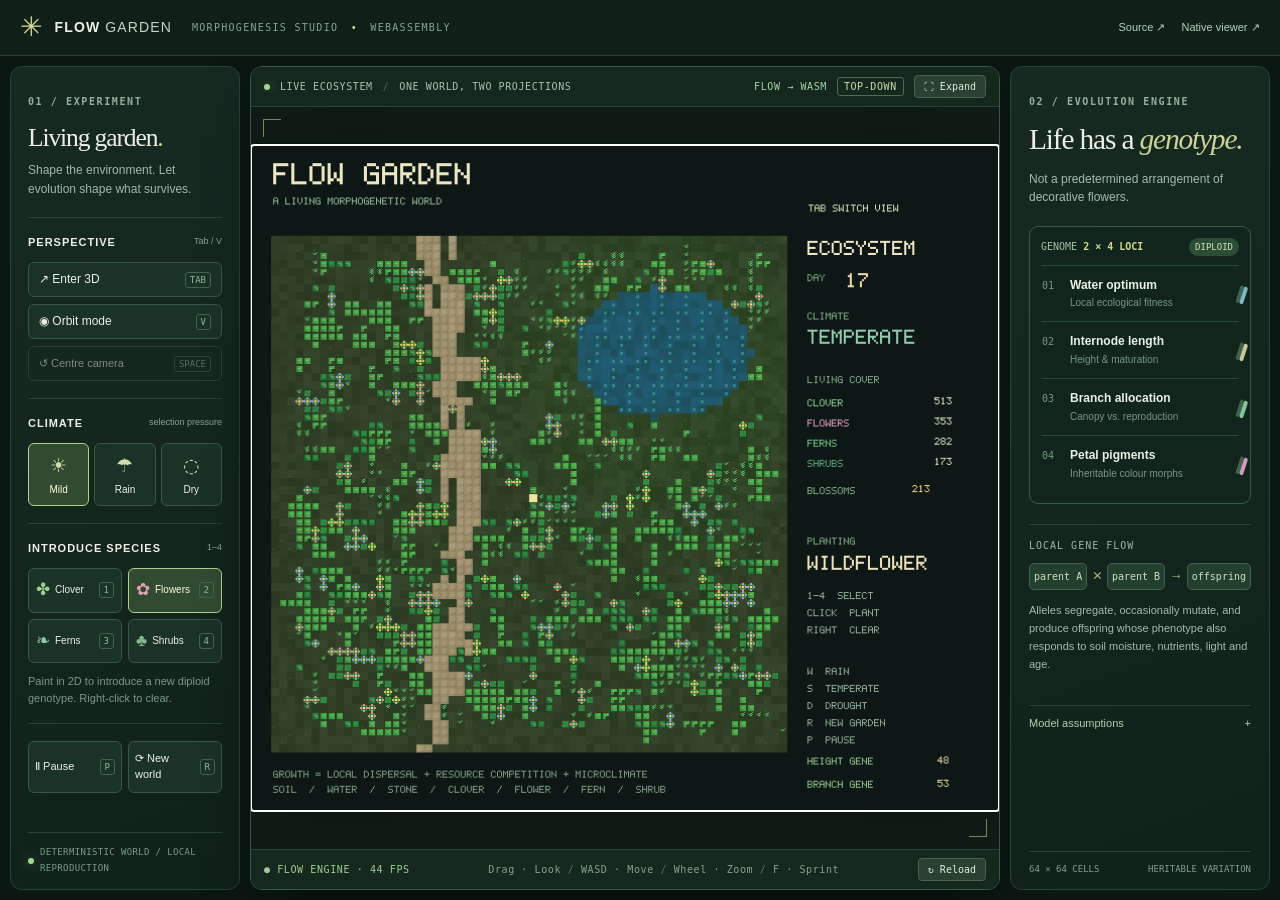
<file: index.html>
<!doctype html>
<html lang="en">
<head>
  <meta charset="utf-8">
  <meta name="viewport" content="width=device-width,initial-scale=1">
  <meta name="theme-color" content="#0b1713">
  <meta name="description" content="Flow Garden: a real-time genetic and morphogenetic ecosystem, simulated and rendered in Flow WebAssembly.">
  <title>Flow Garden · Living Evolution Lab</title>
  <link rel="stylesheet" href="./style.css">
  <script src="./site.js" defer></script>
<meta name="flow-commit" content="bffe6b01ddfa4855e45f4c8e16ed299dddd57001"></head>
<body>
<div class="app">
  <header class="topbar">
    <a class="brand" href="./" aria-label="Flow Garden home"><span class="brand-icon">✳</span><strong>FLOW <span>GARDEN</span></strong></a>
    <span class="edition">MORPHOGENESIS STUDIO <i>•</i> WEBASSEMBLY</span>
    <nav aria-label="Project">
      <a href="https://github.com/godofecht/flow-gun" target="_blank" rel="noopener">Source ↗</a>
      <a href="./garden/index.html?autostart=1" target="_blank" rel="noopener">Native viewer ↗</a>
    </nav>
  </header>
  <main class="workspace">
    <aside class="panel tools" aria-label="Garden controls">
      <div class="panel-heading"><span class="eyebrow">01 / EXPERIMENT</span><h1>Living garden<span class="accent">.</span></h1><p>Shape the environment. Let evolution shape what survives.</p></div>
      <section class="control-block">
        <h2>Perspective <small>Tab / V</small></h2>
        <div class="view-buttons">
          <button id="toggle-dimension" aria-pressed="false" type="button">↗ Enter 3D <kbd>TAB</kbd></button>
          <button id="camera-mode" aria-pressed="false" type="button">◉ Orbit mode <kbd>V</kbd></button>
        </div>
        <button class="subtle-button" id="camera-reset" type="button">↺ Centre camera <kbd>SPACE</kbd></button>
      </section>
      <section class="control-block">
        <h2>Climate <small>selection pressure</small></h2>
        <div class="choice-grid climate-buttons" role="group" aria-label="Weather">
          <button data-weather="0" aria-pressed="true" title="Normal rainfall" type="button"><span>☀</span> Mild</button>
          <button data-weather="1" aria-pressed="false" title="Heavy rainfall" type="button"><span>☂</span> Rain</button>
          <button data-weather="2" aria-pressed="false" title="Extended drought" type="button"><span>◌</span> Dry</button>
        </div>
      </section>
      <section class="control-block">
        <h2>Introduce species <small>1–4</small></h2>
        <div class="species-buttons" role="group" aria-label="Species to plant">
          <button data-species="1" type="button" aria-pressed="false"><span class="seed clover">✤</span>Clover <kbd>1</kbd></button>
          <button data-species="2" type="button" aria-pressed="true"><span class="seed flower">✿</span>Flowers <kbd>2</kbd></button>
          <button data-species="3" type="button" aria-pressed="false"><span class="seed fern">❧</span>Ferns <kbd>3</kbd></button>
          <button data-species="4" type="button" aria-pressed="false"><span class="seed shrub">♣</span>Shrubs <kbd>4</kbd></button>
        </div>
        <p class="tiny-note">Paint in 2D to introduce a new diploid genotype. Right-click to clear.</p>
      </section>
      <section class="control-block runtime-buttons">
        <div class="action-grid">
          <button id="pause" type="button" aria-pressed="false">Ⅱ Pause <kbd>P</kbd></button>
          <button id="reseed" type="button">⟳ New world <kbd>R</kbd></button>
        </div>
      </section>
      <div class="tools-bottom"><span class="live-indicator"></span> DETERMINISTIC WORLD / LOCAL REPRODUCTION</div>
    </aside>
    <section class="stage-panel" aria-label="Live Flow ecosystem">
      <div class="stage-header"><div class="stage-title"><span class="live-indicator"></span> LIVE ECOSYSTEM <span class="divider-dot">/</span> ONE WORLD, TWO PROJECTIONS</div><span class="wasm-mark">FLOW → WASM</span><span id="camera-state" class="camera-state">TOP-DOWN</span><button id="fullscreen" type="button" aria-label="Fullscreen garden">⛶ Expand</button></div>
      <div class="stage-screen" id="stage-screen">
        <iframe id="garden-frame" src="./garden/index.html?autostart=1" title="Flow WebAssembly Garden: 2D planting and interactive 3D exploration" loading="eager" allowfullscreen></iframe>
        <div id="engine-failure" class="engine-failure" role="alert" hidden>
          <div class="engine-failure-inner">
            <h3>Garden failed to start</h3>
            <p id="engine-error-message">The Flow WebAssembly runtime could not draw its first frame.</p>
            <button id="engine-retry" type="button">↻ Retry loading garden</button>
            <a href="./garden/index.html?autostart=1" target="_blank" rel="noopener">Open the viewer separately ↗</a>
          </div>
        </div>
        <div class="touch-pad" id="touch-pad" aria-label="Touch navigation">
          <button type="button" data-hold-key="KeyW" aria-label="Move forward">↑</button>
          <div class="touch-pad-row">
            <button type="button" data-hold-key="KeyA" aria-label="Move left">←</button>
            <button type="button" data-hold-key="KeyS" aria-label="Move backward">↓</button>
            <button type="button" data-hold-key="KeyD" aria-label="Move right">→</button>
          </div>
        </div>
        <div class="camera-touch" id="camera-touch" hidden aria-label="Camera look controls">
          <div class="camera-touch-title">LOOK</div>
          <button type="button" data-hold-key="ArrowUp" aria-label="Look up">↑</button>
          <div class="camera-touch-row">
            <button type="button" data-hold-key="ArrowLeft" aria-label="Turn left">←</button>
            <button type="button" data-hold-key="ArrowDown" aria-label="Look down">↓</button>
            <button type="button" data-hold-key="ArrowRight" aria-label="Turn right">→</button>
          </div>
          <div class="camera-zoom-row">
            <button id="zoom-in" type="button" data-hold-key="KeyQ" aria-label="Zoom camera in">＋</button>
            <button id="zoom-out" type="button" data-hold-key="KeyE" aria-label="Zoom camera out">－</button>
          </div>
        </div>
        <span class="canvas-corner top-left"></span><span class="canvas-corner bottom-right"></span>
      </div>
      <div class="mobile-actions"><button type="button" id="mobile-pause" aria-pressed="false">Ⅱ Pause</button><button type="button" id="mobile-reset">⟳ Reset</button><button type="button" id="mobile-center">◎ Centre</button><span>Move left · Look right</span></div>
      <div class="stage-footer"><span id="garden-runtime" class="runtime-status" role="status" aria-live="polite">○ LOADING FLOW ENGINE…</span><span>Drag · Look <i> / </i> WASD · Move <i> / </i> Wheel · Zoom <i> / </i> F · Sprint</span><button id="restart" type="button" title="Restart Flow WebAssembly process">↻ Reload</button></div>
    </section>
    <aside class="panel science" aria-label="Evolution and morphology">
      <div class="science-heading"><span class="eyebrow">02 / EVOLUTION ENGINE</span><h2>Life has a <em>genotype.</em></h2><p>Not a predetermined arrangement of decorative flowers.</p></div>
      <div class="dna-card" aria-label="Diploid genome of four quantitative loci">
        <div class="dna-title"><span>GENOME <strong>2 × 4 LOCI</strong></span><span class="tiny-pill">DIPLOID</span></div>
        <div class="locus"><div><b>01</b><strong>Water optimum</strong><small>Local ecological fitness</small></div><span class="locus-mark water"></span></div>
        <div class="locus"><div><b>02</b><strong>Internode length</strong><small>Height &amp; maturation</small></div><span class="locus-mark height"></span></div>
        <div class="locus"><div><b>03</b><strong>Branch allocation</strong><small>Canopy vs. reproduction</small></div><span class="locus-mark branch"></span></div>
        <div class="locus"><div><b>04</b><strong>Petal pigments</strong><small>Inheritable colour morphs</small></div><span class="locus-mark pigment"></span></div>
      </div>
      <div class="evolution-flow"><div class="flow-name">LOCAL GENE FLOW</div><div class="flow-diagram"><span>parent A</span><b>⨯</b><span>parent B</span><b>→</b><span>offspring</span></div><p>Alleles segregate, occasionally mutate, and produce offspring whose phenotype also responds to soil moisture, nutrients, light and age.</p></div>
      <details class="model-details"><summary>Model assumptions <span>+</span></summary><p>A small computational evo-devo model, not a molecular or botanically calibrated simulator. Four quantitative loci are independently assorted into haploid gametes, then paired into a diploid offspring. Conspecific neighbours may contribute pollen; otherwise selfing occurs. Mutation is stochastic and rare. Resource-dependent organ growth creates phenotypic plasticity.</p></details>
      <div class="science-bottom"><span>64 × 64 CELLS</span><span>HERITABLE VARIATION</span></div>
    </aside>
  </main>
  <footer class="mobile-help">Click the simulation to use keyboard controls · 2D planting / 3D exploration · <a href="https://github.com/godofecht/flow-gun">Source ↗</a></footer>
</div>
</body>
</html>
</file>
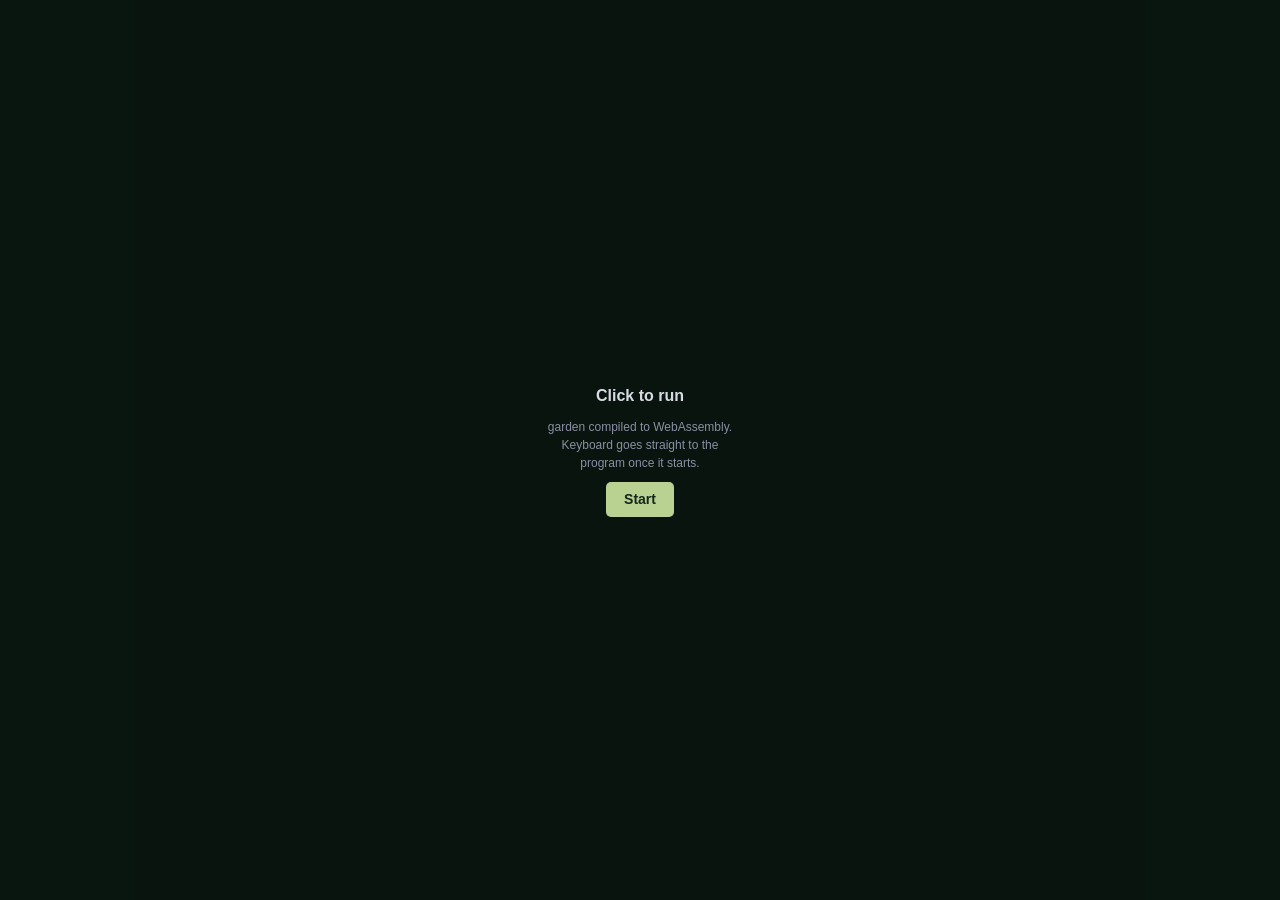
<file: garden/index.html>
<!DOCTYPE html>
<html lang="en">
<head>
<meta charset="utf-8">
<meta name="viewport" content="width=device-width, initial-scale=1">
<title>garden | Flow on WebAssembly</title>
<style>
:root { color-scheme: dark; }
* { box-sizing: border-box; }
body {
  margin: 0; padding: 0;
  background: #0c0d11; color: #d8dae4;
  font: 14px/1.55 ui-sans-serif, -apple-system, "Segoe UI", sans-serif;
  display: flex; flex-direction: column; min-height: 100vh;
}
header {
  padding: 10px 16px; border-bottom: 1px solid #1e2029;
  display: flex; gap: 12px; align-items: baseline; flex-wrap: wrap;
}
header h1 { font-size: 15px; margin: 0; font-weight: 600; letter-spacing: .01em; }
header .meta { color: #6d7183; font-size: 12px; }
header a { color: #7aa2f7; text-decoration: none; }
header a:hover { text-decoration: underline; }
main { flex: 1; display: flex; flex-direction: column; align-items: center;
       justify-content: center; padding: 16px; gap: 12px; }
.stage { position: relative; line-height: 0; max-width: 100%; }
canvas { display: block; background: #000; border: 1px solid #22252f;
         border-radius: 4px; image-rendering: pixelated;
         width: auto; height: auto;
         max-width: 100%; max-height: calc(100vh - 190px); }
.overlay {
  position: absolute; inset: 0; display: flex; flex-direction: column;
  align-items: center; justify-content: center; gap: 10px; cursor: pointer;
  background: rgba(9,10,14,.86); border-radius: 4px; line-height: 1.5;
}
.overlay strong { font-size: 16px; font-weight: 600; }
.overlay span { color: #8a8fa3; font-size: 12px; max-width: 30ch;
                text-align: center; }
.overlay.hidden { display: none; }
button {
  font: inherit; background: #7aa2f7; color: #0c0d11; border: 0;
  border-radius: 5px; padding: 7px 18px; cursor: pointer; font-weight: 600;
}
button:hover { background: #93b5ff; }
button:disabled { background: #2a2d38; color: #6d7183; cursor: default; }
.bar { display: flex; gap: 8px; align-items: center; flex-wrap: wrap;
       color: #6d7183; font-size: 12px; }
pre#out {
  width: min(880px, 100%); margin: 0; padding: 10px 12px; min-height: 3em;
  max-height: 40vh; overflow: auto; background: #08090c;
  border: 1px solid #1e2029; border-radius: 4px; color: #9ece6a;
  font: 12px/1.5 ui-monospace, SFMono-Regular, Menlo, monospace;
  white-space: pre-wrap; word-break: break-word;
}
pre#out:empty { display: none; }
.keys { color: #6d7183; font-size: 12px; text-align: center;
        max-width: 60ch; }
.err { color: #f7768e; }
/* Per-example note card (e.g. the tiny-pointers abstract-claim coverage map). */
details.coverage {
  width: min(880px, 100%); margin: 12px auto 0; padding: 10px 14px;
  background: #101219; border: 1px solid #1e2029; border-radius: 4px;
}
details.coverage summary {
  cursor: pointer; font-weight: 600; color: #d8dae4;
  font-size: 13px; user-select: none;
}
details.coverage summary:hover { color: #7aa2f7; }
details.coverage .note { color: #6d7183; font-size: 12px; margin: 8px 0 4px; }
details.coverage table { border-collapse: collapse; width: 100%; margin: 6px 0;
                         font-size: 12.5px; }
details.coverage th, details.coverage td { text-align: left; padding: 4px 8px;
  border-bottom: 1px solid #1a1c24; vertical-align: top; }
details.coverage th { color: #8a8fa3; font-weight: 600; white-space: nowrap; }
details.coverage a { color: #7aa2f7; text-decoration: none; }
details.coverage a:hover { text-decoration: underline; }
</style>
<link rel="stylesheet" href="../embed.css?v=visible-canvas-2"><script type="module" src="../garden-webgpu.js"></script></head>
<body>
<header>
  <h1>garden</h1>
  <span class="meta">Flow &rarr; C &rarr; WebAssembly &middot; gfx canvas backend</span>
  <span class="meta"><a href="/home/runner/work/flow-gun/flow-gun/src/garden.flow">source</a></span>
</header>


<main>
  <div class="stage">
    <canvas id="canvas" width="742" height="660"></canvas>
    <div class="overlay" id="overlay">
      <strong>Click to run</strong>
      <span>garden compiled to WebAssembly. Keyboard goes straight to the
      program once it starts.</span>
      <button id="start">Start</button>
    </div>
  </div>
  <div class="bar">
    <button id="stop" disabled>Stop</button>
    <span id="status">idle</span>
  </div>
  <div class="keys">Arrows or WASD move, Space acts, P pauses, R restarts, Esc quits.</div>
  <pre id="out"></pre>
</main>


<script src="garden.js"></script>
<script>
(function () {
  var overlay = document.getElementById('overlay');
  var startBtn = document.getElementById('start');
  var stopBtn = document.getElementById('stop');
  var status = document.getElementById('status');
  var out = document.getElementById('out');
  var started = false;

  function log(text, isErr) {
    var line = document.createElement('span');
    if (isErr) { line.className = 'err'; }
    line.textContent = text + '\n';
    out.appendChild(line);
    out.scrollTop = out.scrollHeight;
  }

  window.flowGfxOnStart = function (title, w, h) { status.textContent = 'running ' + w + 'x' + h; };
  window.flowGfxOnExit = function (frames) {
    status.textContent = 'finished after ' + frames + ' frames';
    stopBtn.disabled = true;
  };

  function boot() {
    if (started) { return; }
    started = true;
    overlay.classList.add('hidden');
    status.textContent = 'loading module...';
    window.focus();
    createFlowModule({
      print: function (t) { log(t, false); },
      printErr: function (t) { log(t, true); },
      canvas: document.getElementById('canvas')
    }).then(function (mod) {
      stopBtn.disabled = false;
      status.textContent = 'running';
      try { mod.callMain([]); } catch (e) {
        if (!(e && e.name === 'ExitStatus')) { log('' + e, true); }
      }
    }).catch(function (e) {
      status.textContent = 'failed to load';
      log('' + e, true);
    });
  }

  overlay.addEventListener('click', boot);
  startBtn.addEventListener('click', function (e) { e.stopPropagation(); boot(); });
  stopBtn.addEventListener('click', function () {
    if (window.flowGfxStop) { window.flowGfxStop(); }
    status.textContent = 'stopping...';
  });
  // The gallery loads these pages in an iframe; autostart on request.
  if (location.search.indexOf('autostart=1') >= 0) { boot(); }
  document.addEventListener('click', function () { window.focus(); });
})();
</script>

</body>
</html>
</file>
<file: style.css>
:root{color-scheme:dark;--bg:#0b1713;--panel:#12231d;--panel2:#192e25;--line:#294337;--muted:#87a293;--ink:#ebf0e5;--accent:#d3d68c;--green:#76bc89}
*{box-sizing:border-box}html,body{margin:0;width:100%;min-height:100%;background:var(--bg)}body{color:var(--ink);font:14px/1.45 ui-sans-serif,-apple-system,BlinkMacSystemFont,"Segoe UI",sans-serif}button,a{-webkit-tap-highlight-color:transparent}button{font:inherit;color:inherit;cursor:pointer}a{color:inherit;text-decoration:none}button:focus-visible,a:focus-visible,summary:focus-visible{outline:2px solid #bad891;outline-offset:3px}button:disabled{opacity:.45;cursor:progress}
.app{height:100dvh;min-height:520px;display:grid;grid-template-rows:56px minmax(0,1fr);overflow:hidden}.topbar{display:flex;align-items:center;gap:20px;padding:0 clamp(12px,1.6vw,30px);border-bottom:1px solid var(--line);background:#102019}.brand{display:flex;align-items:center;gap:10px;white-space:nowrap;font-size:14px;letter-spacing:.08em}.brand strong{font-weight:850}.brand strong span{font-weight:450;color:#c1d6c2}.brand-icon{font-family:Georgia,serif;color:var(--accent);font-size:27px;line-height:1}.edition{font:10px ui-monospace,SFMono-Regular,Menlo,monospace;color:var(--muted);letter-spacing:.13em;white-space:nowrap}.edition i{color:var(--accent);font-style:normal;padding:0 5px}.topbar nav{margin-left:auto;display:flex;align-items:center;gap:16px;font-size:11px;color:#b8d0bb}.topbar a:hover{color:var(--accent)}
.workspace{display:grid;grid-template-columns:minmax(198px,230px) minmax(0,1fr) minmax(214px,260px);gap:10px;padding:10px;min-height:0;overflow:hidden}.panel{background:linear-gradient(160deg,#172a22,#102119);border:1px solid var(--line);border-radius:12px;min-width:0;overflow:auto;scrollbar-width:thin;scrollbar-color:#4c715a transparent}.tools{display:flex;flex-direction:column;padding:20px 17px 13px}.panel-heading{padding:3px 0 18px}.eyebrow{color:#93b19b;letter-spacing:.16em;font:700 10px ui-monospace,monospace}.panel-heading h1{font:500 clamp(24px,2vw,33px)/1.08 Georgia,serif;letter-spacing:-.045em;margin:14px 0 9px}.accent{color:var(--accent)}.panel-heading p{font-size:12px;line-height:1.6;color:#9eb9a5;margin:0}.control-block{border-top:1px solid var(--line);padding:17px 0}.control-block h2{font-size:11px;text-transform:uppercase;letter-spacing:.09em;font-weight:750;margin:0 0 11px;display:flex;justify-content:space-between;gap:6px}.control-block h2 small{font-size:9px;color:#85a68e;font-weight:450;letter-spacing:0;text-transform:none}
.view-buttons,.species-buttons{display:grid;gap:7px}.view-buttons button,.species-buttons button,.subtle-button,.action-grid button,.climate-buttons button{min-width:0;min-height:35px;border:1px solid #375845;background:#1b3227;border-radius:6px;display:flex;align-items:center;justify-content:space-between;gap:9px;padding:7px 10px;text-align:left;font-size:12px;transition:background .15s,border-color .15s}.view-buttons button:hover,.species-buttons button:hover,.subtle-button:hover,.action-grid button:hover,.climate-buttons button:hover{background:#2b4b34;border-color:#77a87a}.view-buttons button[aria-pressed=true],.species-buttons button[aria-pressed=true],.climate-buttons button[aria-pressed=true],.action-grid button[aria-pressed=true]{border-color:#b2cf8b;background:#314a32;color:#fbf9d9}.subtle-button{width:100%;margin-top:7px;background:transparent;font-size:11px}.view-buttons button:disabled,.subtle-button:disabled{opacity:.5;cursor:wait}kbd{font:9px ui-monospace,monospace;letter-spacing:0;color:#92b79c;border:1px solid #42644d;border-radius:3px;padding:2px 4px}.choice-grid{display:grid;grid-template-columns:repeat(3,minmax(0,1fr));gap:5px}.climate-buttons button{justify-content:center;flex-direction:column;gap:3px;padding:8px 1px;font-size:10px}.climate-buttons button span{font-size:19px;color:#cdddac}.species-buttons{grid-template-columns:repeat(2,minmax(0,1fr));gap:6px}.species-buttons button{justify-content:flex-start;gap:5px;padding:9px 7px;font-size:10px}.species-buttons button kbd{margin-left:auto;font-size:9px}.seed{font-size:17px}.clover{color:#9bcf8c}.flower{color:#e3a1b6}.fern{color:#93c9a8}.shrub{color:#83b98d}.tiny-note{font:11px/1.5 ui-sans-serif,sans-serif;color:#789889;margin:10px 0 0}.action-grid{display:grid;grid-template-columns:1fr 1fr;gap:6px}.action-grid button{font-size:11px;padding:9px 6px}.tools-bottom{margin-top:auto;padding-top:12px;border-top:1px solid var(--line);font:9px/1.7 ui-monospace,monospace;letter-spacing:.04em;color:#799d88;display:flex;align-items:center;gap:6px}.live-indicator{display:inline-block;flex:0 0 auto;width:6px;height:6px;border-radius:50%;background:#9ddb8c;box-shadow:0 0 12px #9ddb8c88}
.stage-panel{display:grid;grid-template-rows:40px minmax(0,1fr) 40px;min-height:0;min-width:0;border:1px solid #395847;background:#0b130f;border-radius:12px;overflow:hidden;box-shadow:0 14px 50px #0005}.stage-header,.stage-footer{display:flex;align-items:center;gap:10px;padding:0 13px;background:#16271e;font:10px ui-monospace,SFMono-Regular,monospace;letter-spacing:.06em;color:#a4c5ae}.stage-header{border-bottom:1px solid var(--line)}.stage-title{display:flex;align-items:center;gap:10px;white-space:nowrap;overflow:hidden;text-overflow:ellipsis}.divider-dot{color:#466851}.wasm-mark{margin-left:auto;color:#a3d5a9;white-space:nowrap}.stage-header button,.stage-footer button{border:1px solid #45644b;color:#e3ebd5;background:#294032;border-radius:4px;font:10px ui-monospace,monospace;padding:5px 9px}.stage-header button:hover,.stage-footer button:hover{border-color:#aac38b;background:#38523c}.stage-screen{position:relative;display:grid;place-items:center;min-height:0;min-width:0;overflow:hidden;background:radial-gradient(ellipse at 50% 40%,#23392d 0%,#101e17 66%)}.stage-screen iframe{width:100%;height:100%;border:0;display:block;background:transparent;position:relative;z-index:1}.stage-screen:fullscreen{background:#0d1912}.stage-screen:fullscreen iframe{width:100%;height:100%}.canvas-corner{position:absolute;width:18px;height:18px;border-color:#b6c783a0;border-style:solid;pointer-events:none;z-index:2}.canvas-corner.top-left{left:12px;top:12px;border-width:1px 0 0 1px}.canvas-corner.bottom-right{right:12px;bottom:12px;border-width:0 1px 1px 0}.stage-footer{border-top:1px solid var(--line);justify-content:space-between;white-space:nowrap;overflow:hidden}.stage-footer>span:nth-child(2){overflow:hidden;text-overflow:ellipsis;color:#84a68c}.stage-footer i{font-style:normal;color:#52705b}.runtime-status{font-size:10px;flex:0 0 auto;color:#d3be87}.runtime-status[data-ready=true]{color:#9dcc96}
.science{padding:23px 18px 15px;display:flex;flex-direction:column;gap:20px}.science-heading h2{font:400 clamp(24px,2.3vw,33px)/1.06 Georgia,serif;margin:14px 0;letter-spacing:-.04em}.science-heading em{color:#cbd494;font-weight:400}.science-heading p{margin:0;color:#a2bda9;font-size:12px;line-height:1.5}.dna-card{border:1px solid #385949;background:#11251c;border-radius:9px;padding:11px}.dna-title{font:10px ui-monospace,monospace;color:#9fc1a3;display:flex;justify-content:space-between;align-items:center;margin-bottom:9px}.dna-title strong{color:var(--accent)}.tiny-pill{border-radius:20px;background:#2b4e37;color:#d6e2b0;padding:4px 6px;font-size:9px}.locus{display:flex;align-items:center;justify-content:space-between;border-top:1px solid #284937;padding:11px 1px}.locus>div{display:grid;grid-template-columns:23px 1fr;gap:2px 5px}.locus b{grid-row:span 2;font:10px ui-monospace,monospace;color:#749b7d;padding-top:3px}.locus strong{font-size:12px;font-weight:600}.locus small{grid-column:2;color:#789689;font-size:10px}.locus-mark{height:18px;width:4px;border-radius:3px;transform:rotate(18deg);box-shadow:8px 0 0 currentColor,4px 0 0 #40614b}.locus-mark.water{color:#79b8ca}.locus-mark.height{color:#c5c995}.locus-mark.branch{color:#87c594}.locus-mark.pigment{color:#d398bc}.evolution-flow{border-top:1px solid var(--line);padding-top:15px}.flow-name{color:#9cb6a3;font:10px ui-monospace,monospace;letter-spacing:.1em;margin-bottom:12px}.flow-diagram{display:flex;justify-content:space-between;align-items:center;gap:3px}.flow-diagram span{border:1px solid #3e664f;background:#233f2d;border-radius:5px;color:#d1e1c8;padding:7px 4px;font:10px ui-monospace,monospace}.flow-diagram b{font-size:13px;font-weight:400;color:#b6c88d}.evolution-flow p,.model-details p{font-size:11px;color:#a6bba9;line-height:1.65}.model-details{border-top:1px solid var(--line);padding-top:10px}.model-details summary{cursor:pointer;color:#b5cfad;font-size:11px;display:flex;justify-content:space-between;list-style:none}.model-details summary::-webkit-details-marker{display:none}.model-details[open] summary span{transform:rotate(45deg)}.science-bottom{display:flex;justify-content:space-between;gap:5px;margin-top:auto;padding-top:12px;border-top:1px solid var(--line);color:#81a28b;font:9px ui-monospace,monospace}.mobile-help{display:none}
@media(min-width:1500px){.workspace{grid-template-columns:260px minmax(0,1fr) 290px;gap:12px;padding:12px}.tools{padding:25px 19px}.stage-panel{grid-template-rows:44px minmax(0,1fr) 44px}.panel-heading h1{font-size:34px}.science{padding:27px 20px}.science-heading h2{font-size:35px}}
@media(max-width:1080px){.workspace{grid-template-columns:208px minmax(0,1fr)}.science{display:none}.edition{font-size:9px}.stage-footer>span:nth-child(2){display:none}}
@media(max-width:760px){.app{height:100dvh;grid-template-rows:48px minmax(0,1fr) 24px;min-height:450px}.topbar{padding:0 12px}.edition{display:none}.topbar nav{gap:12px}.topbar nav a{font-size:10px}.topbar nav a:last-child{display:none}.workspace{display:flex;flex-direction:column;gap:6px;padding:6px}.tools{padding:8px 9px;flex:0 0 auto;display:flex;gap:7px;overflow:visible}.panel-heading{padding:0}.panel-heading h1{font-size:18px;margin:0}.panel-heading p,.eyebrow,.tools-bottom,.tiny-note{display:none}.control-block{border:0;padding:0}.control-block h2{display:none}.view-buttons{display:flex;gap:5px}.view-buttons button,.subtle-button{padding:7px;min-height:32px;font-size:10px}.subtle-button{display:none}.choice-grid{gap:3px}.climate-buttons button{min-height:32px;padding:3px 6px;flex-direction:row}.climate-buttons button span{font-size:13px}.species-buttons{display:flex;gap:3px}.species-buttons button{padding:6px 7px;min-height:32px}.species-buttons button kbd,.view-buttons kbd,.action-grid kbd{display:none}.runtime-buttons,.panel-heading p{display:none}.tools .control-block:nth-of-type(1){margin-top:4px}.stage-panel{flex:1 1 0;min-height:0;grid-template-rows:31px minmax(0,1fr) 31px}.stage-header,.stage-footer{padding:0 9px;font-size:9px}.stage-title{font-size:9px}.stage-header .wasm-mark{display:none}.mobile-help{display:block;font:9px ui-monospace,monospace;color:#9bb39b;text-align:center;white-space:nowrap;overflow:hidden;text-overflow:ellipsis;padding:5px 9px}.canvas-corner{display:none}}
@media(max-width:470px){.tools{flex-wrap:wrap;flex-direction:row;align-items:center}.panel-heading{display:none}.view-buttons button{min-width:85px}.species-buttons button{font-size:0;gap:0;min-width:33px;justify-content:center}.species-buttons .seed{font-size:16px}.stage-header button{font-size:0}.stage-header button::before{content:"⛶";font-size:15px}.climate-buttons button{font-size:0}.climate-buttons button span{font-size:15px}.stage-title{font-size:8px}}
@media(max-height:780px) and (min-width:761px){.tools{padding-top:10px}.panel-heading{padding-bottom:12px}.control-block{padding:11px 0}.science{gap:12px;padding-top:12px}.locus{padding:8px 1px}.science-heading h2{margin:6px 0}.science-heading p{font-size:11px}.panel-heading h1{font-size:26px;margin:6px 0}.tools-bottom{font-size:8px}}
@media(prefers-reduced-motion:reduce){*,*::before,*::after{transition:none!important;animation:none!important}}

/* Recoverable errors appear over the viewport, never behind the iframe. */
.engine-failure[hidden]{display:none!important}
.engine-failure{position:absolute;z-index:5;inset:0;display:grid;place-items:center;background:rgba(9,20,14,.92);padding:24px}
.engine-failure-inner{width:min(440px,100%);padding:25px;background:#1a3224;border:1px solid #9cbf8a;border-radius:12px;text-align:center;box-shadow:0 20px 80px #0008}
.engine-failure h3{font:400 29px Georgia,serif;margin:0 0 10px;color:#f0edcc}
.engine-failure p{font-size:12px;color:#b8c5af;line-height:1.7;word-break:break-word}
.engine-failure button{background:#9acb85;border:0;border-radius:6px;padding:12px 17px;color:#112517;font-weight:700;margin:10px auto}
.engine-failure a{display:block;color:#cae4c3;text-decoration:underline;font-size:12px;padding:8px}

/* Mobile navigation stays within the simulation, not the page scroll area. */
.touch-pad[hidden],.mobile-actions[hidden]{display:none!important}
.touch-pad,.mobile-actions{display:none}
@media (pointer:coarse){
  .touch-pad:not([hidden]){position:absolute;z-index:4;left:12px;bottom:14px;display:flex;flex-direction:column;align-items:center;gap:5px;pointer-events:auto}
  .touch-pad-row{display:flex;gap:5px}
  .touch-pad button{width:43px;height:43px;border:1px solid #a2c699bd;border-radius:9px;background:#11281fbf;color:#e1eddb;font-size:24px;font-weight:700;touch-action:none;user-select:none;-webkit-user-select:none;backdrop-filter:blur(5px)}
  .touch-pad button:active{background:#668b5ce6}
}
@media(max-width:760px){
  .mobile-actions{display:flex;flex:0 0 auto;align-items:center;gap:6px;margin-top:-1px;min-height:35px;padding:0 9px;background:#12231b;border:1px solid #385845;border-radius:7px}
  .mobile-actions button{border:1px solid #547657;background:#244333;color:#e7f4de;border-radius:4px;min-height:28px;padding:3px 10px;font-size:11px}
  .mobile-actions button[aria-pressed=true]{background:#487a50}
  .mobile-actions span{font-size:10px;color:#8bad93;margin-left:auto}
  .touch-pad button{width:38px;height:38px}
}

/* Camera HUD and two-thumb navigation: left for locomotion, right for gaze. */
.camera-state{border:1px solid #496e50;border-radius:3px;padding:3px 6px;font:10px ui-monospace,monospace;color:#c7d9ad;white-space:nowrap}
.camera-touch[hidden],.camera-zoom-row button[hidden]{display:none!important}
.camera-touch{display:none}
@media(pointer:coarse){
 .camera-touch:not([hidden]){position:absolute;right:12px;bottom:14px;z-index:4;display:flex;flex-direction:column;align-items:center;gap:5px;touch-action:none}
 .camera-touch-title{font:9px ui-monospace,monospace;color:#e7f6d9;background:#142a22b8;padding:1px 5px;border-radius:3px}
 .camera-touch-row,.camera-zoom-row{display:flex;gap:5px}
 .camera-touch button{width:43px;height:43px;border:1px solid #a2c699bd;border-radius:9px;background:#11281fd9;color:#e1eddb;font-size:24px;font-weight:700;touch-action:none;user-select:none;-webkit-user-select:none;backdrop-filter:blur(5px)}
 .camera-touch button:active{background:#668b5ce6}
 .camera-zoom-row button{width:59px;height:31px;font-size:20px}
}
@media(max-width:760px){
 .camera-touch button{width:38px;height:38px}
 .camera-zoom-row button{width:55px;height:30px}
 .stage-header .camera-state{margin-left:auto;font-size:8px}
 .mobile-actions span{display:none}
 .mobile-actions button{padding:3px 7px}
 .mobile-actions button:last-of-type{margin-left:auto}
 .stage-screen iframe{touch-action:none}
 .touch-pad,.camera-touch{opacity:.93}
}
@media(max-width:400px) and (max-height:730px){
 .touch-pad button,.camera-touch button{width:34px;height:34px}
 .camera-zoom-row button{height:27px;width:49px}
 .touch-pad,.camera-touch{bottom:7px}
}
</file>
<file: embed.css>
/* Fix blank renderer: grid min-content sizing plus size-containment made .stage\n   zero pixels wide. Stretch its containing flex item before using cqw/cqh.\n   Browser-verified: canvas now has nonzero dimensions at 60 FPS.\n   Override Flow's generated standalone demo chrome inside the iframe.
   The only interactive engine remains the native Flow WebAssembly canvas.
   Preserving aspect ratio avoids distorted plant morphology. */
html,body{width:100%;height:100%;min-height:0;margin:0;overflow:hidden;background:#101e17}
body{display:block}
body>header,body>main>.bar,body>main>.keys,body>main>pre#out{display:none!important}
main{width:100%;height:100dvh;min-height:0;margin:0;padding:0;display:flex;align-items:stretch;justify-content:stretch;overflow:hidden}
.stage{width:100%;height:100%;max-width:none;min-width:0;min-height:0;flex:1;display:grid;place-items:center;position:relative;container-type:size}
canvas{border:0;border-radius:0;display:block;image-rendering:auto;width:min(100%,calc(100dvh * 1.12424));width:min(100cqw,calc(100cqh * 1.12424));height:auto;aspect-ratio:742/660;max-width:100%;max-height:100%;box-shadow:0 0 90px #0005}
.overlay{inset:0;position:absolute;background:#09160fea;border-radius:0}
.overlay button{background:#bad291;color:#15271b}
</file>
